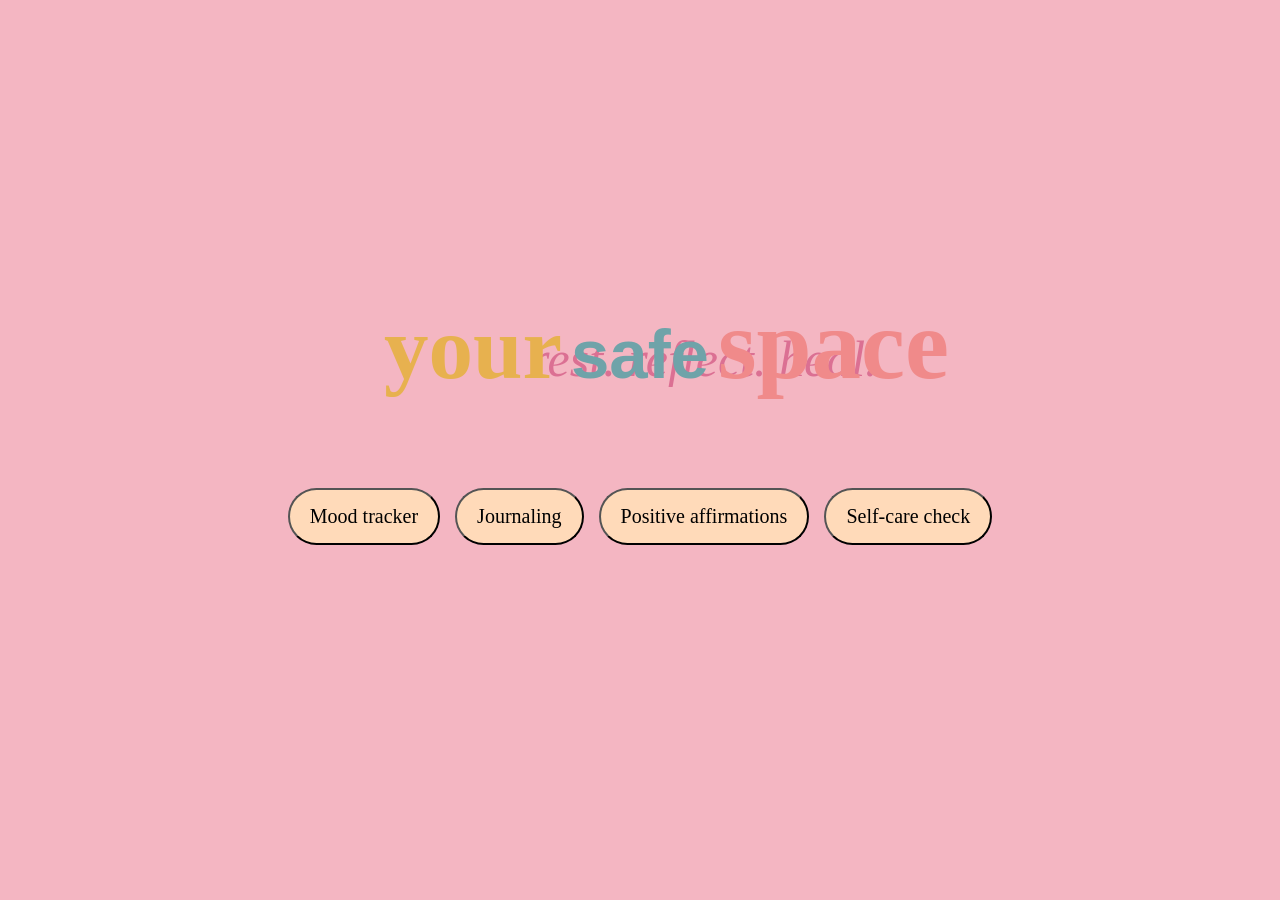
<file: index.html>
<!DOCTYPE html>
<html lang="en">
    <head>
        <meta charset="UTF-8">
        <title>YOUR SAFE SPACE</title>
        <link rel="stylesheet" href="yourSafeSpace.css">
    </head>
        <body>
            <div class="page">
            <!--Centre Card-->
            <div class="card">
                <h1>
                    <span class="your">your</span>
                    <span class="safe">safe</span>
                    <span class="space">space</span>
                </h1>
            </div>
            <div class="affirmations">
                <span style="animation-delay: 0s;"><i>rest.</i></span>
                <span style="animation-delay: 0.8s;"><i>reflect.</i></span>
                <span style="animation-delay:1.5s"><i>heal.</i></span>
            </div>
            <div class="buttons">

                <a href="moodTracker.html"><button class="btn1">Mood tracker</button></a>
                <a href="journaling.html"><button class="btn2">Journaling</button></a>
                <a href="positiveAffirmation.html"><button class="btn3">Positive affirmations</button></a>
                <a href="selfCareCheck.html"><button class="btn4">Self-care check</button></a>
            </div>

            </div>
        </body>
</html>
</file>
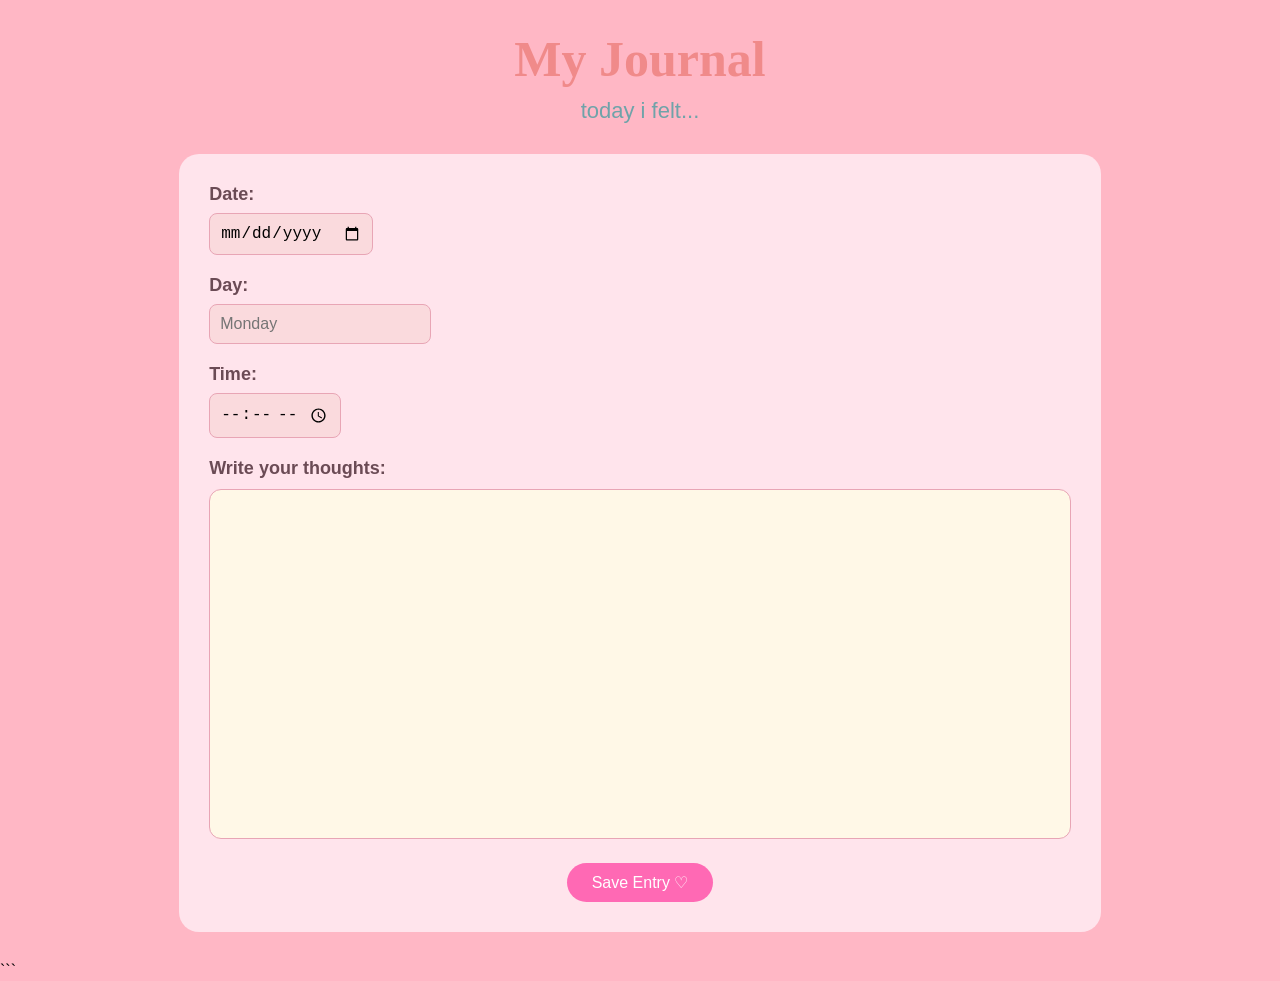
<file: journaling.html>
<!DOCTYPE html>
<html>
<head>
    <title>Journaling</title>

    <style>
        * {
            margin: 0;
            padding: 0;
            box-sizing: border-box;
        }

        body {
            background-color: #FFB7C5;
            font-family: Arial, sans-serif;
        }

        .container {
            width: 90%;
            margin: 30px auto;
        }

        h1 {
            text-align: center;
            font-family: cursive;
            color: #f08a8a;
            font-size: 50px;
        }

        .subtitle {
            text-align: center;
            font-size: 22px;
            color: #6fa3a9;
            margin: 10px 0 30px;
        }

        .journal-box {
            background-color: #FFE4EC;
            width: 80%;
            margin: auto;
            padding: 30px;
            border-radius: 20px;
        }

        label {
            font-size: 18px;
            color: #6b4b55;
            font-weight: bold;
        }

        input {
            margin-top: 8px;
            margin-bottom: 20px;
            padding: 10px;
            font-size: 16px;
            background-color: #FADADD;
            border: 1px solid #e8a5b5;
            border-radius: 8px;
        }

        textarea {
            width: 100%;
            height: 350px;
            margin-top: 10px;
            padding: 15px;

            background-color: #FFF8E7;
            border: 1px solid #e8a5b5;
            border-radius: 12px;

            font-size: 17px;
            font-family: cursive;
            resize: none;
        }

        textarea::placeholder {
            color: #b98b98;
        }

        .button {
            text-align: center;
            margin-top: 20px;
        }

        button {
            padding: 10px 25px;
            border: none;
            border-radius: 20px;
            background-color: #FF69B4;
            color: white;
            font-size: 16px;
            cursor: pointer;
        }

        button:hover {
            transform: translateY(-3px);
        }

    </style>
</head>

<body>

    <div class="container">

        <h1>My Journal</h1>

        <p class="subtitle">
            today i felt...
        </p>

        <div class="journal-box">

            <label>Date:</label><br>
            <input type="date">

            <br>

            <label>Day:</label><br>
            <input type="text" placeholder="Monday">

            <br>

            <label>Time:</label><br>
            <input type="time">

            <br>

            <label>Write your thoughts:</label>

            <textarea
                placeholder="Write about your day, your feelings, your thoughts... ♡">
            </textarea>

            <div class="button">
                <button>Save Entry ♡</button>
            </div>

        </div>

    </div>

</body>
</html>
```
</file>
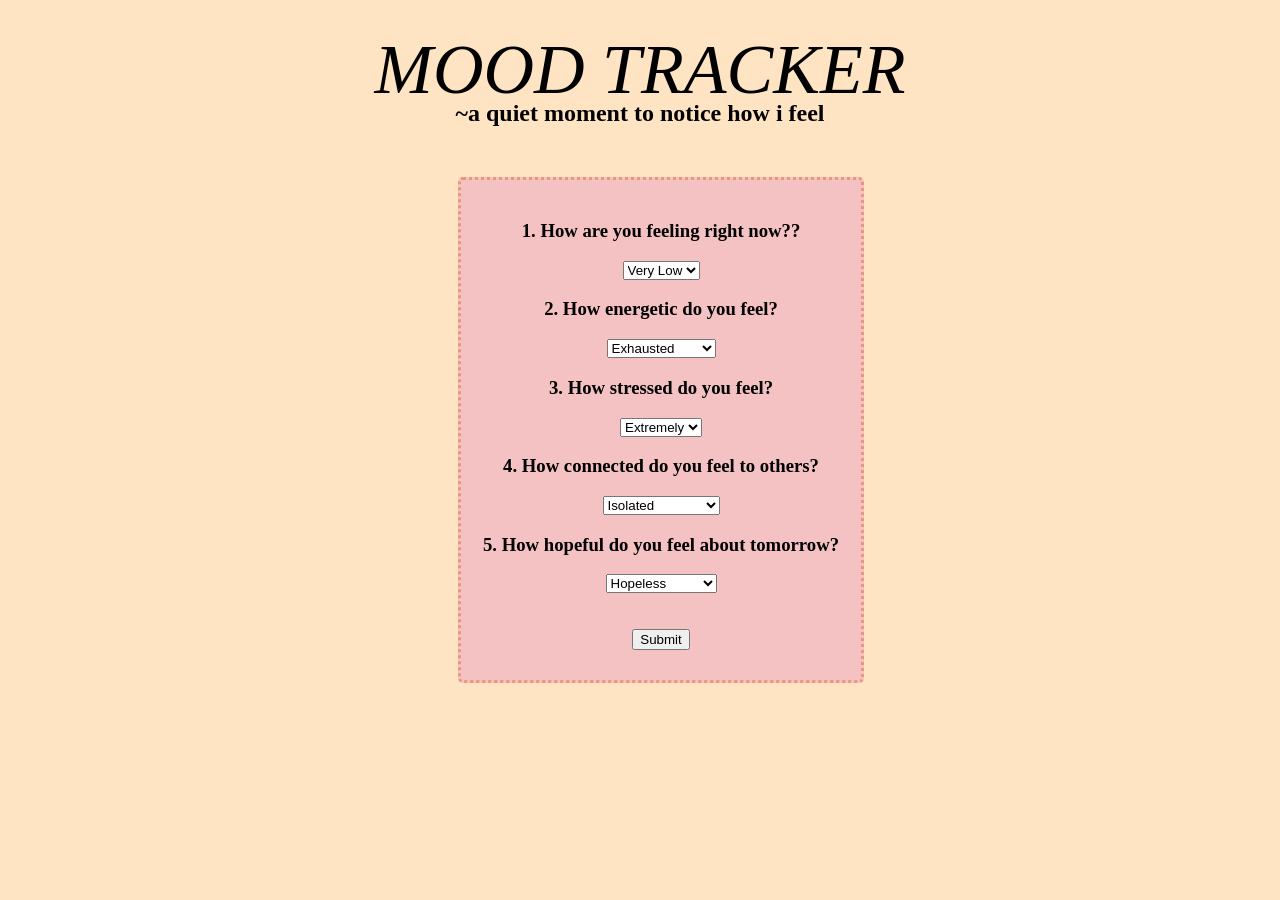
<file: moodTracker.html>
<html>
    <head>
        <meta charset="UTF-8">
        <title>Mood Tracker</title>
    </head>
    <body style="background-color: bisque;">
        <p style="text-align: center; margin-top: 30px; font-size: 70px; font-style: oblique;font-weight: lighter;">MOOD TRACKER</p>
        <h2 style="text-align: center;margin-top: -80px;">~a quiet moment to notice how i feel</h2>

    <form id="moodForm" style="text-align: center; border: 3px dotted darksalmon; width: 400px; border-radius: 5px; margin-left: 450px; height:500px;background-color: #F4C2C2; margin-top: 50px;">
    <div class="question" style="margin-top: 40px;">
        <h3>1. How are you feeling right now??</h3>
        <select id="q1">
          
            <option value="1">Very Low</option>
            <option value="2">Low</option>
            <option value="3">Neutral</option>
            <option value="4">Good</option>
            <option value="5">Excellent</option>
        </select>
    </div>

    <div class="question">
        <h3>2. How energetic do you feel?</h3>
        <select id="q2">
            
            <option value="1">Exhausted</option>
            <option value="2">Tired</option>
            <option value="3">Okay</option>
            <option value="4">Energetic</option>
            <option value="5">Very Energetic</option>
        </select>
    </div>

    <div class="question">
        <h3>3. How stressed do you feel?</h3>
        <select id="q3">
            
            <option value="1">Extremely</option>
            <option value="2">A lot</option>
            <option value="3">Moderate</option>
            <option value="4">Slightly</option>
            <option value="5">Not at all</option>
        </select>
    </div>

    <div class="question">
        <h3>4. How connected do you feel to others?</h3>
       
        <select id="q4">
            
            <option value="1">Isolated</option>
            <option value="2">Distant</option>
            <option value="3">Average</option>
            <option value="4">Connected</option>
            <option value="5">Very Connected</option>
        </select>
    </div>

    <div class="question">
        <h3>5. How hopeful do you feel about tomorrow?</h3>
        <select id="q5">
            
            <option value="1">Hopeless</option>
            <option value="2">Uncertain</option>
            <option value="3">Neutral</option>
            <option value="4">Optimistic</option>
            <option value="5">Very Optimistic</option>
        </select>
    </div><br><br>

    <button type="button" onclick="showResult()">Submit</button>
</form>

<div id="resultBox">
    <h3 id="moodTitle" style="font-family: Arial, Helvetica, sans-serif; font-size: 30px; text-align: center;"></h3>
    <p id="moodScore" style="font-family: Arial, Helvetica, sans-serif; font-size: 30px; text-align: center;"></p>
</div>
    <script>

        
        function calculateMood(){
        let q1= Number(document.getElementById("q1").value);
        let q2= Number(document.getElementById("q2").value);
        let q3= Number(document.getElementById("q3").value);
        let q4= Number(document.getElementById("q4").value);
        let q5= Number(document.getElementById("q5").value);

        return q1+q2+q3+q4+q5;
        
        }
  

function showResult() {
    const score = calculateMood();

    let mood;

    if (score <= 5) {
        mood = "😔 Down / Heavy";
    } else if (score <= 10 && score > 5) {
        mood = "😐 Balanced / Steady";
    } else {
        mood = "😊 Good / Bright";
    }

    document.getElementById("moodTitle").textContent = mood;
    document.getElementById("moodScore").textContent = `Score:${score}`;
    

}
   
    </script>  
    </body>
</html>
</file>
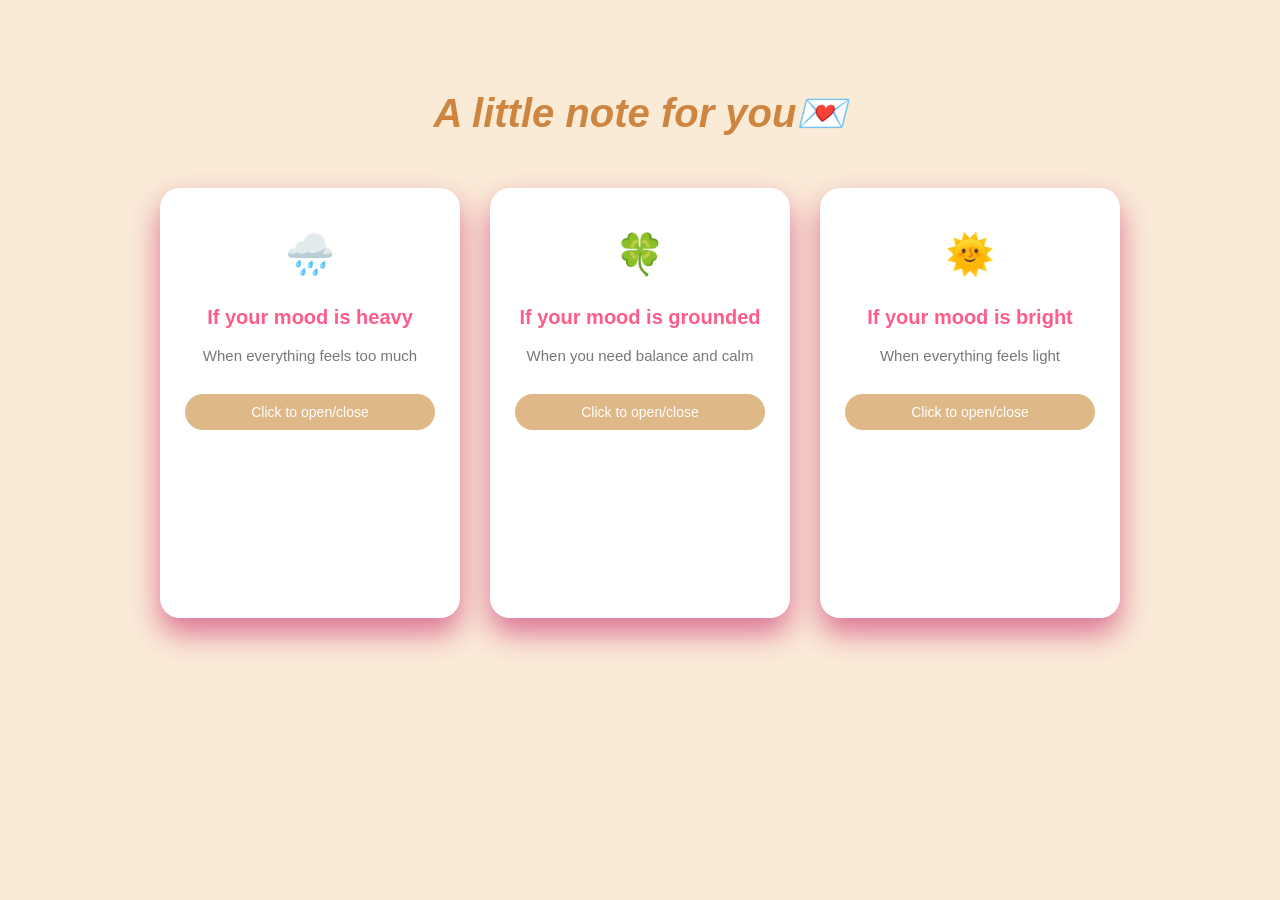
<file: positiveAffirmation.html>
<html>
    <head>
        <meta charset="UTF-8">
        <title>Positive Affirmations</title>
        <link rel="stylesheet" href="positiveAffirmation.css">
    </head>
    <body>
            <h2 style="margin-top: 50px; font-size: 40px; color:peru; font-family: 'Franklin Gothic Medium', 'Arial Narrow', Arial, sans-serif; animation: level 4s forwards;"><i>A little note for you💌</i></h2>
            <br>
            <div class="cards">

                <div class="card" onclick="toggleCard(this)"><br>
                    <div class="icon">🌧️</div><br>
                    <div class="title">If your mood is heavy</div><br>
                    <div class="subtitle"> When everything feels too much</div>
                    <div class="message">Even when your mood feels heavy or dim, it doesn’t define who you are or what your day will become 🌧️. You are allowed to feel this way without pressure to fix it instantly, because emotions naturally shift like weather passing through 🌦️. Take things gently, one small moment at a time, and remind yourself that rest is not failure—it’s care. What feels overwhelming right now will not stay forever, even if it feels close and strong in this moment 🌙. There is still light ahead of you, even if it’s hidden behind clouds ☀️, and you are doing better than you think just by continuing through today💖</div>
                    <div class="open-text">Click to open/close</div>
                </div>

                <div class="card" onclick="toggleCard(this)"><br>
                    <div class="icon">🍀</div><br>
                    <div class="title">If your mood is grounded</div><br>
                    <div class="subtitle">When you need balance and calm</div>
                    <div class="message">🌿This moment is steady and grounded, carrying a quiet sense of balance. Thoughts remain clear, emotions feel settled, and the pace of the day unfolds naturally. There is patience in every breath and strength in calm awareness. Nothing needs to be rushed or forced; everything is aligning in its own time. Balance creates space for peace, clarity, and gentle confidence to move forward with ease✨🌼</div>
                    <div class="open-text">Click to open/close</div>
                </div>

                <div class="card" onclick="toggleCard(this)"><br>
                    <div class="icon">🌞</div><br>
                    <div class="title">If your mood is bright</div><br>
                    <div class="subtitle">When everything feels light</div>
                    <div class="message">☀️This moment feels light, joyful, and full of positive energy. Thoughts shine with clarity, and the heart feels open and hopeful. Creativity flows freely, and every step forward carries confidence and enthusiasm. There is gratitude for the present and excitement for what lies ahead. This brightness spreads gently, turning ordinary moments into something beautiful and meaningful🌈🌼💛</div>
                    <div class="open-text">Click to open/close</div>
                </div>
            </div>
        <script>
            function toggleCard(card){   //this function opens and closes cards
                card.classList.toggle("open"); //card--html element, classList-- built-in property of JS that gives access to to varios css classes on that element, toggle()--method of classList that behaves like a switch ie, it adds and removes "open" class to card element
            }
        </script>
    </body>
</html>
</file>
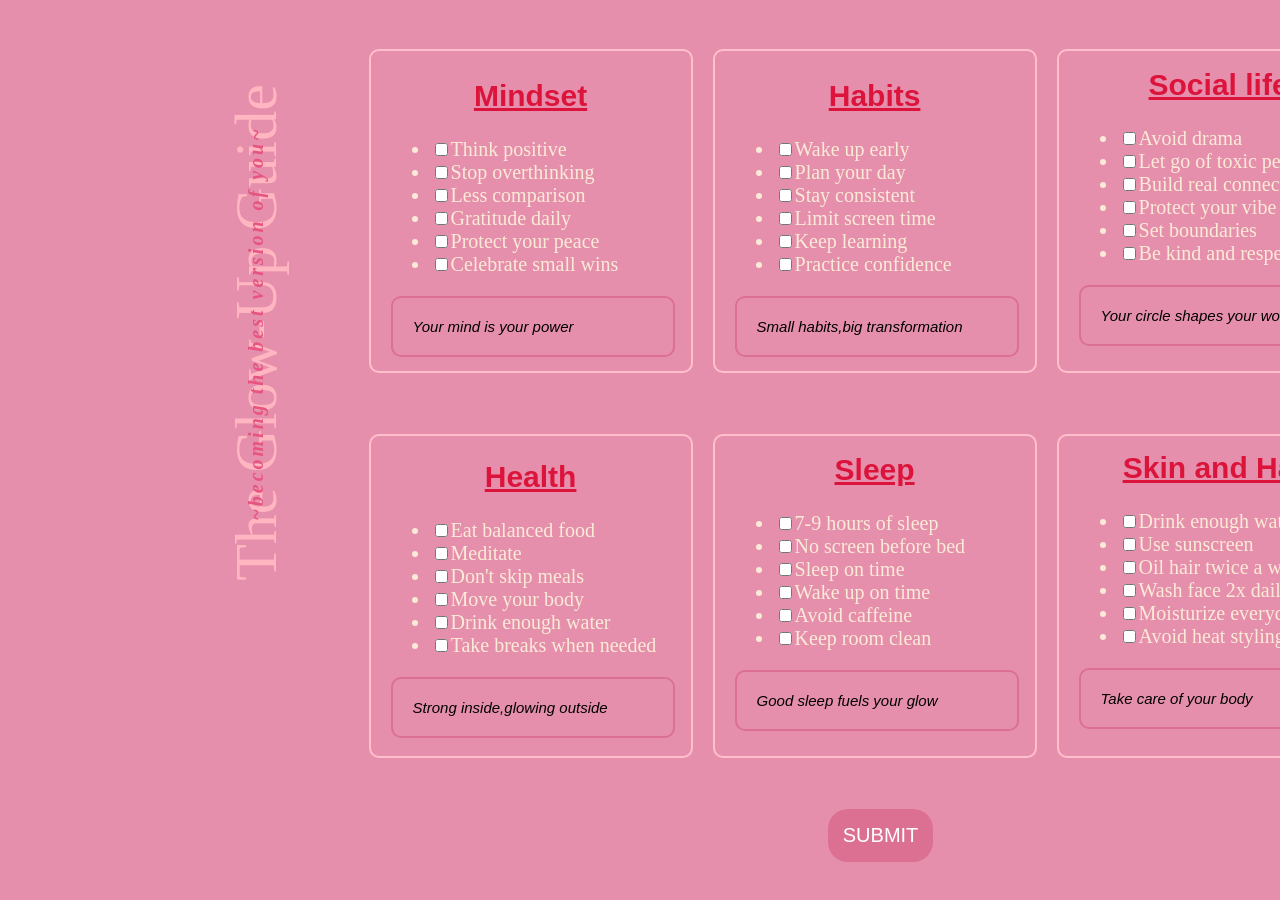
<file: selfCareCheck.html>
<html>
    <head>
        <title>Self Care Check</title>
        <style>
            body{
                background-color: #E68FAC;
            }
            h1{
                text-align: center;
                font-family:'Times New Roman', Times, serif;
                font-size: 60px;
                font-weight: lighter;
                color:lightpink;
            }
         
            @keyframes slide{
                from{
                    transform:translateY(50px) rotate(-90deg);
                    opacity: 0;

                }
                to{
                    transform:translateY(-50px) rotate(-90deg);
                    opacity: 1;

                }
            }
            .grid{
                display: grid;
                grid-template-columns: repeat(3,1fr);
                grid-template-rows: repeat(2,1fr);
                gap: 20px;
                padding: 20px;
                place-items: center;
                max-width: 700px;
                justify-content: center;
                
            }
           .reminder{
            animation:fadeIn 1s ease-in forwards;
           }
           @keyframes fadeIn {
            from{
                opacity: 0;
            }
            to{
                opacity:1;
            }
            
           }
          .grid ul{
            font-size: 20px;
            color:antiquewhite;
          }
          .cards{
            width: 100%;
          }
          .reminder{
            font-size: 15px;
            font-family: Verdana, Geneva, Tahoma, sans-serif;
            font-weight: lighter;
            font-style: italic;
            
          }
        </style>
       
    </head>
    <body style="display: flex;">
        <div style="margin-top: 250px;">
            <h1 style="text-align: center;transform: rotate(-90deg)">The Glow-Up Guide</h1>
            <h2 style=" font-family:cursive;
                text-align: center;
                font-size: 20px;
                color:#E75480;
                letter-spacing: 3px;
                animation:slide 1s ease-in-out forwards;
                margin-top: -45px; text-align: center;transform: rotate(-90deg)"><i>~becoming the best version of you~</i></h2>
        </div>
        <div class="grid">
            <!--mindset-->
            <div class="cards" style="border: 2px solid pink; border-radius:10px; width: 280px; height: 280px;padding: 20px;">
                <h2 style="text-align: center; font-family:'Trebuchet MS', 'Lucida Sans Unicode', 'Lucida Grande', 'Lucida Sans', Arial, sans-serif; color: crimson; font-size: 30px;margin-top: 8px;"><u>Mindset</u></h2>
                <ul>
                    <li><input type="checkbox">Think positive</li>
                    <li><input type="checkbox">Stop overthinking</li>
                    <li><input type="checkbox">Less comparison</li>
                    <li><input type="checkbox">Gratitude daily</li>
                    <li><input type="checkbox">Protect your peace</li>
                    <li><input type="checkbox">Celebrate small wins</li>
                </ul>
                <div class="reminder" style="border: 2px solid palevioletred; border-radius:10px; width: 240px; height:40pxpx;padding: 20px;">Your mind is your power</div>

            </div>
            <!--habits-->
            <div class="cards" style="border: 2px solid pink; border-radius:10px; width: 280px; height: 280px;padding: 20px;">
                  <h2 style="text-align: center; font-family:'Trebuchet MS', 'Lucida Sans Unicode', 'Lucida Grande', 'Lucida Sans', Arial, sans-serif; color: crimson; font-size: 30px;margin-top: 8px"><u>Habits</u></h2>
                <ul>
                    <li><input type="checkbox">Wake up early</li>
                    <li><input type="checkbox">Plan your day</li>
                    <li><input type="checkbox">Stay consistent</li>
                    <li><input type="checkbox">Limit screen time</li>
                    <li><input type="checkbox">Keep learning</li>
                    <li><input type="checkbox">Practice confidence</li>
                </ul>
                <div class="reminder" style="border: 2px solid palevioletred; border-radius:10px; width: 240px; height:40pxpx;padding: 20px;">Small habits,big transformation</div>

            </div>
            <!--social life-->
            <div class="cards" style="border: 2px solid pink; border-radius:10px; width: 280px; height: 280px;padding: 20px;">
                  <h2 style="text-align: center; font-family:'Trebuchet MS', 'Lucida Sans Unicode', 'Lucida Grande', 'Lucida Sans', Arial, sans-serif; color: crimson; font-size: 30px;margin-top: -3px"><u>Social life</u></h2>
                <ul>
                    <li><input type="checkbox">Avoid drama</li>
                    <li><input type="checkbox">Let go of toxic people</li>
                    <li><input type="checkbox">Build real connection</li>
                    <li><input type="checkbox">Protect your vibe</li>
                    <li><input type="checkbox">Set boundaries</li>
                    <li><input type="checkbox">Be kind and respectful</li>
                </ul>
                <div class="reminder" style="border: 2px solid palevioletred; border-radius:10px; width: 240px; height:40pxpx;padding: 20px;">Your circle shapes your world</div>

            </div>
           
            <!--health-->
            <div class="cards" style="border: 2px solid pink; border-radius:10px; width: 280px; height: 280px;padding: 20px;">
                  <h2 style="text-align: center; font-family:'Trebuchet MS', 'Lucida Sans Unicode', 'Lucida Grande', 'Lucida Sans', Arial, sans-serif; color: crimson; font-size: 30px;margin-top: 4px"><u>Health</u></h2>
                <ul>
                    <li><input type="checkbox">Eat balanced food</li>
                    <li><input type="checkbox">Meditate</li>
                    <li><input type="checkbox">Don't skip meals</li>
                    <li><input type="checkbox">Move your body</li>
                    <li><input type="checkbox">Drink enough water</li>
                    <li><input type="checkbox">Take breaks when needed</li>
                </ul>
                <div class="reminder" style="border: 2px solid palevioletred; border-radius:10px; width: 240px; height:40pxpx;padding: 20px;">Strong inside,glowing outside</div>

            </div>
            <!--sleep-->
            <div class="cards" style="border: 2px solid pink; border-radius:10px; width: 280px; height: 280px;padding: 20px;">
                  <h2 style="text-align: center; font-family:'Trebuchet MS', 'Lucida Sans Unicode', 'Lucida Grande', 'Lucida Sans', Arial, sans-serif; color: crimson; font-size: 30px;margin-top: -3px"><u>Sleep</u></h2>
                <ul>
                    <li><input type="checkbox">7-9 hours of sleep</li>
                    <li><input type="checkbox">No screen before bed</li>
                    <li><input type="checkbox">Sleep on time</li>
                    <li><input type="checkbox">Wake up on time</li>
                    <li><input type="checkbox">Avoid caffeine</li>
                    <li><input type="checkbox">Keep room clean</li>
                </ul>
                <div class="reminder" style="border: 2px solid palevioletred; border-radius:10px; width: 240px; height:40pxpx;padding: 20px;">Good sleep fuels your glow</div>

            </div>
            <div class="cards" style="border: 2px solid pink; border-radius:10px; width: 280px; height: 280px;padding: 20px;">

              <h2 style="text-align: center; font-family:'Trebuchet MS', 'Lucida Sans Unicode', 'Lucida Grande', 'Lucida Sans', Arial, sans-serif; color: crimson; font-size: 30px;margin-top: -5px"><u>Skin and Hair</u></h2>
                <ul>
                    <li><input type="checkbox">Drink enough water</li>
                    <li><input type="checkbox">Use sunscreen</li>
                    <li><input type="checkbox">Oil hair twice a week</li>
                    <li><input type="checkbox">Wash face 2x daily</li>
                    <li><input type="checkbox">Moisturize everyday</li>
                    <li><input type="checkbox">Avoid heat styling</li>
                </ul>
                <div class="reminder" style="border: 2px solid palevioletred; border-radius:10px; width: 240px; height:40pxpx;padding: 20px;">Take care of your body</div>
            </div>
           <div style="margin-right: -700px;"><div><button onclick="checkProgress()" style="display:block;font-size:20px;background:palevioletred;margin:10px auto;padding:15px;color:white;border:none;border-radius:20px;cursor:pointer;">SUBMIT</button></div></div>
        </div>
<script>
function checkProgress() {
    const totalCheckboxes = document.querySelectorAll('input[type="checkbox"]').length;
    const checkedBoxes = document.querySelectorAll('input[type="checkbox"]:checked').length;

    if (checkedBoxes === 0) {
        alert("🌸 It's okay. Even starting is progress. Tomorrow is a new glow-up day!");
    } 
    else if (checkedBoxes <= totalCheckboxes / 2) {
        alert("💗 You're doing good! Small steps still count. Keep going.");
    } 
    else if (checkedBoxes < totalCheckboxes) {
        alert("✨ Amazing! You're really taking care of yourself today.");
    } 
    else {
        alert("🌟 Perfect score! You showed up fully for yourself today. So proud!");
    }
}
</script>
        
    </body>
</html>
</file>
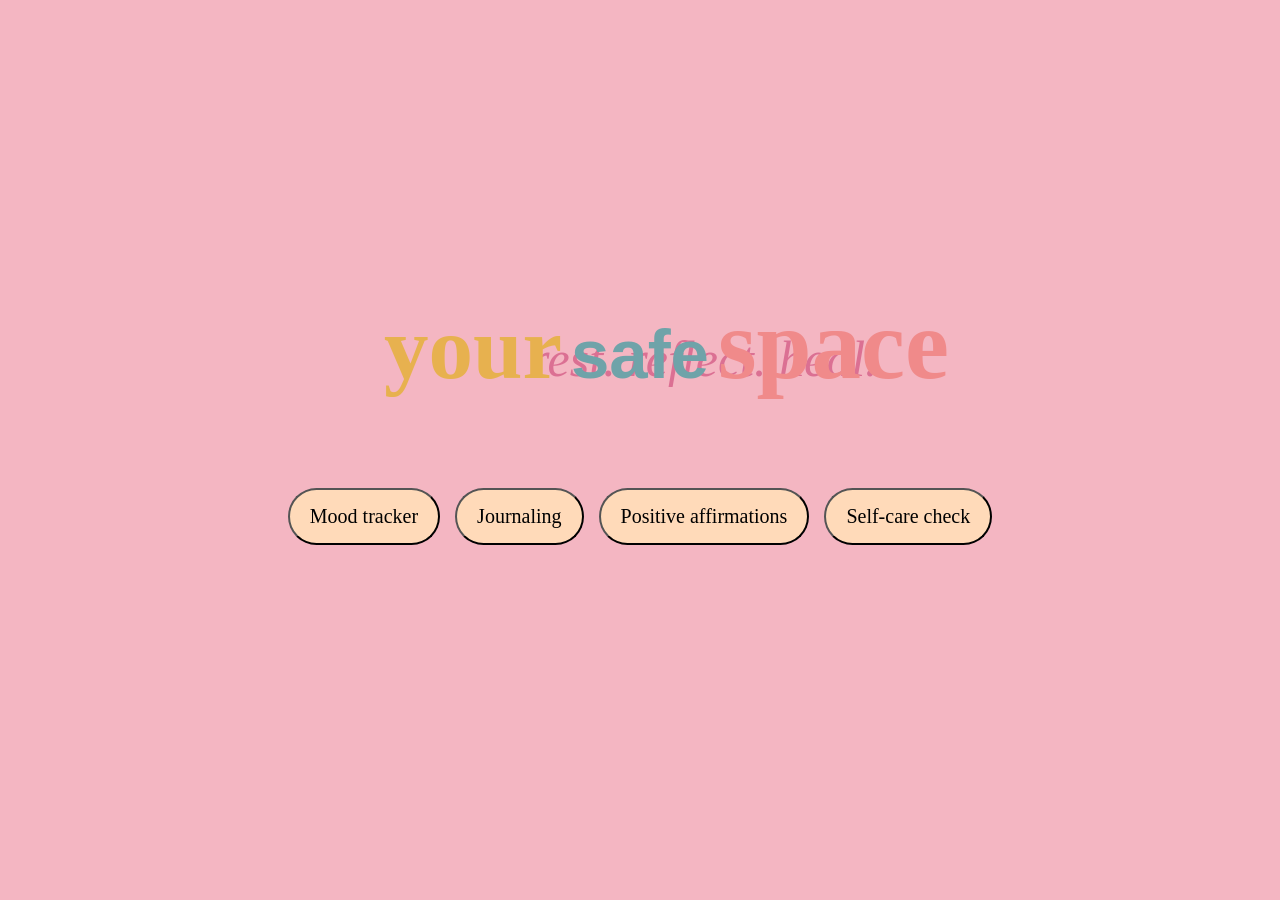
<file: yourSafeSpace.html>
<!DOCTYPE html>
<html lang="en">
    <head>
        <meta charset="UTF-8">
        <title>YOUR SAFE SPACE</title>
        <link rel="stylesheet" href="yourSafeSpace.css">
    </head>
        <body>
            <div class="page">
            <!--Centre Card-->
            <div class="card">
                <h1>
                    <span class="your">your</span>
                    <span class="safe">safe</span>
                    <span class="space">space</span>
                </h1>
            </div>
            <div class="affirmations">
                <span style="animation-delay: 0s;"><i>rest.</i></span>
                <span style="animation-delay: 0.8s;"><i>reflect.</i></span>
                <span style="animation-delay:1.5s"><i>heal.</i></span>
            </div>
            <div class="buttons">

                <a href="moodTracker.html"><button class="btn1">Mood tracker</button></a>
                <a href="../xampp/htdocs/journaling.php"><button class="btn2">Journaling</button></a>
                <a href="positiveAffirmation.html"><button class="btn3">Positive affirmations</button></a>
                <a href="selfCareCheck.html"><button class="btn4">Self-care check</button></a>
            </div>

            </div>
        </body>
</html>
</file>
<file: yourSafeSpace.css>
/*reset*/
*{
    margin: 0;
    padding: 0;
    box-sizing: border-box; /*includes padding and border inside width*/
}

/*page background*/
body{
    height: 100vh; /*vh--element height=full screen height*/
    font-family: 'Nunito',sans-serif;
}

.page{
    height: 100vh;
    background-color: #f4b6c2;
   
    position: relative;
    overflow: hidden;

}

.card{
    position: absolute;
    top: 32%;
    left: 30%;
}

.your{
    font-family: 'Pacifico',cursive;
    color: #e7b14f;
    font-size: 89px;
}

.safe{
    font-family: 'Nunito',sans-serif;
    color: #6fa3a9;
    font-size: 69px;
}

.space{
    font-family: 'Pacifico',cursive;
    color: #f08a8a;
    font-size: 99px;
}

.affirmations{
    margin-top: 330px;
    margin-left: 530px;
    gap: 16px;
    font-family:'Dancing Script';
    font-size: 50px;
    color: palevioletred;
}

.affirmations span{
    opacity: 0;
    animation: fadeUp 2.3s ease forwards;  /*fadeUp--its the name given to animation*/
}                                        /*forward--element stays in its final state.Otherwise it will go back to invisible*/
                                        /*2.3s--animation will finish in 2.3s*/

@keyframes fadeUp{
    from{
        opacity: 0;   
    }
    to{
        opacity: 1;
    }
}

.buttons{
    display: flex;
    justify-content: center;
    align-items: end;
    gap: 15px;
    padding: 100px;
   
}

button{
    padding: 15px 20px;
    font-size: 20px;
    font-family: cursive;
    border-radius: 30px;
    background-color:peachpuff;
}

button:hover{
    transform:translateY(-4px);    /*transform--css property used to change the position,size,rotation or shape of element
                                    translate--move Y--vertical direction
                                    negative--move up
                                    positive--move down*/
}
</file>
<file: positiveAffirmation.css>
*{
    box-sizing: border-box;
    font-family: 'Segoe UI', Tahoma, Geneva, Verdana, sans-serif;
}
body{
    margin: 0;
    min-height: 100vh;
    background-color:antiquewhite;
    display: flex;
    flex-direction: column;
    align-items: center;
    padding: 40px 20px; /*top and bottom--40  left and right*/
}
h1{
    animation: level 0.5s ease;
   
}
.cards{
    display: flex;
    gap: 30px;
    flex-wrap: wrap;
    justify-content: center;
}
.card{
    width: 300px;
    background: #FFF;
    border-radius: 20px;
    padding: 25px;
    box-shadow: 0 15px 30px  palevioletred;
    text-align: center;
    cursor: pointer;
    height: 430px;

}
.card:hover{
    transform: translateY(-8px);
    box-shadow: 0 20px 35px  palevioletred;

}
.icon{
    font-size: 40px;
    margin-bottom: 10px;
}
.title{
    font-size: 20px;
    color: #FF5C8A;
    font-weight: 600;
}
.subtitle{
    font-size: 15px;
    color: #777;
    margin-bottom: 20px;
}
.open-text{
    color: white;
    background-color:burlywood ;
    padding: 10px 18px;
    border-radius: 20px;
    font-size: 14px;
    margin-top: 10px;
    margin-bottom: 10px;
    width: 250px;
    display: inline-block;
}
.message{
    display: none;
    margin-top: 20px;
    font-size: 14px;
    color: #444;
    line-height: 1.6;
    max-height: 150px;
    overflow-y: auto;
}
.card.open .message{ /*space means select .message elements that are inside an element which has both card and open classes*/
    display: block;
}
@keyframes fadeIn{
    from{
        opacity: 0;
        transform: translateY(10px);

    }
    to{
        opacity: 1;
        transform: translateY(0);

    }

}

@keyframes level{
    from{
        opacity: 0;

    }
    to{
        opacity: 1;

    }
}
</file>
